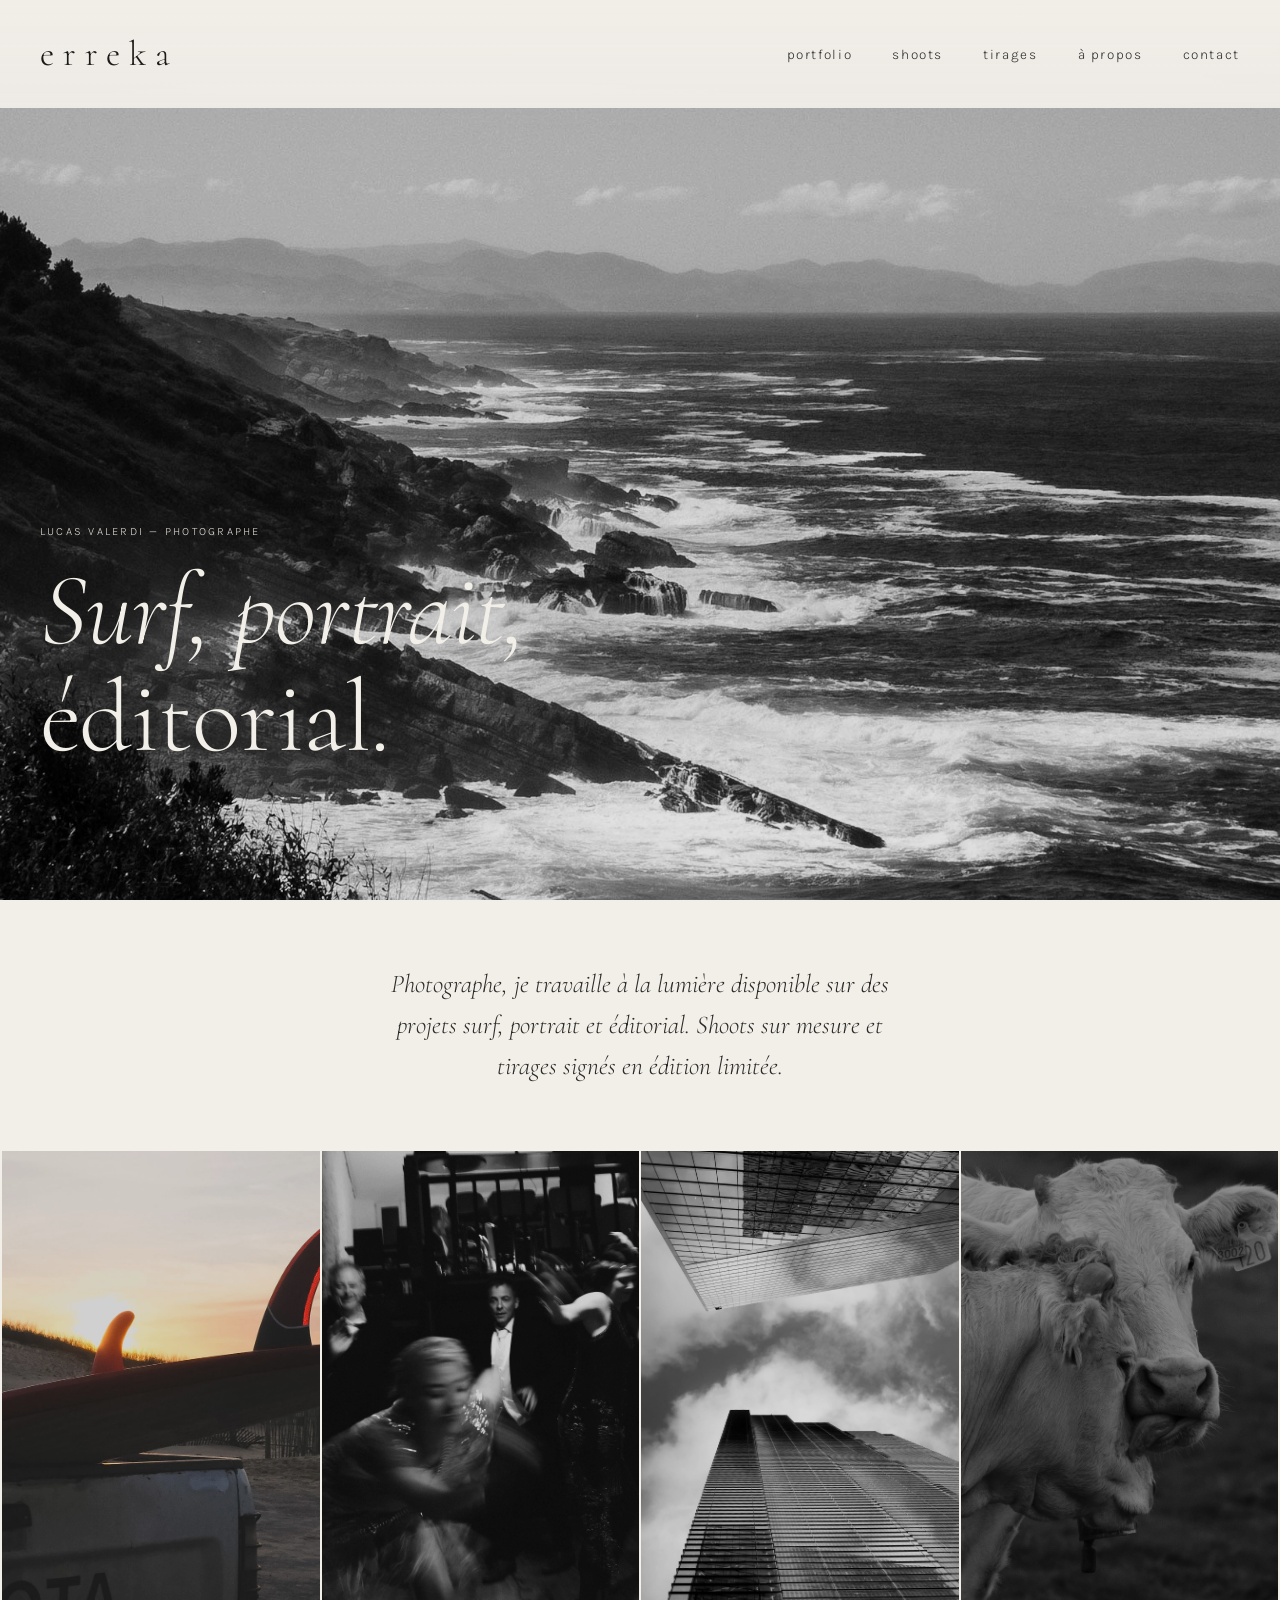
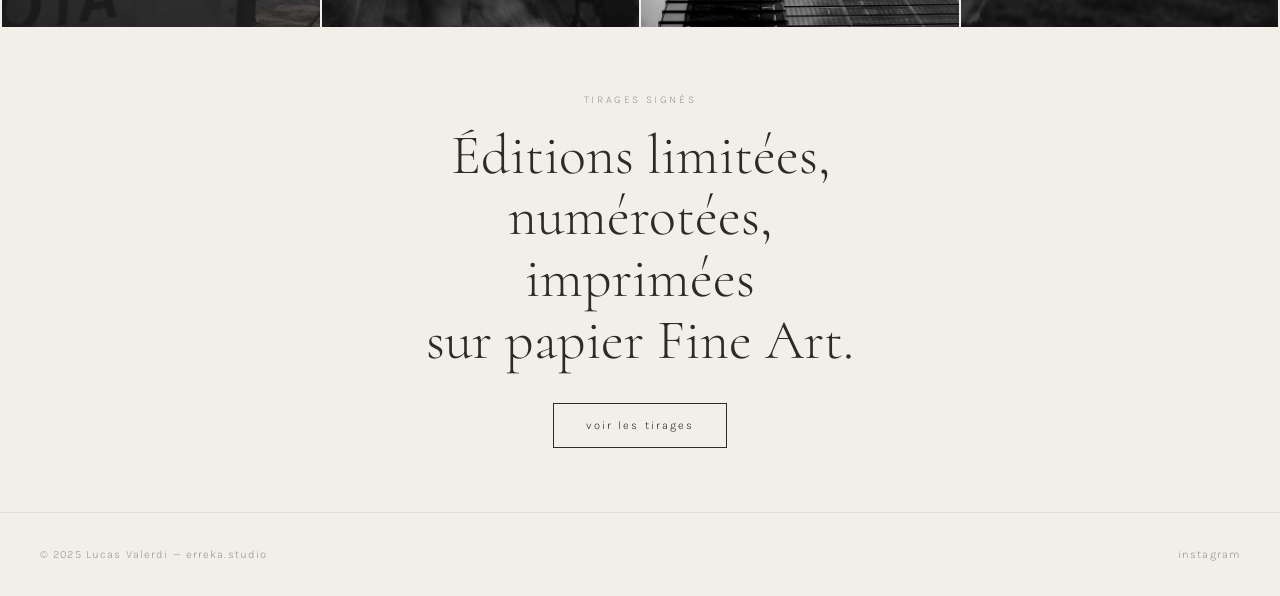
<file: index.html>
<!DOCTYPE html>
<html lang="fr">
<head>
  <meta charset="UTF-8" />
  <meta name="viewport" content="width=device-width, initial-scale=1.0" />
  <title>erreka — Lucas Valerdi</title>
  <meta name="description" content="Photographe. Surf, portrait, éditorial. Shoots sur mesure et tirages signés en édition limitée." />
  <link rel="preconnect" href="https://fonts.googleapis.com" />
  <link rel="preconnect" href="https://fonts.gstatic.com" crossorigin />
  <link href="https://fonts.googleapis.com/css2?family=Cormorant:ital,wght@0,300;0,400;1,300;1,400&family=Karla:wght@300;400&display=swap" rel="stylesheet" />
  <link rel="stylesheet" href="style.css" />
</head>
<body>

  <!-- NAV -->
  <nav>
    <a href="index.html" class="nav-logo">erreka</a>
    <button class="nav-toggle" aria-label="Menu" onclick="toggleMenu()">
      <span></span><span></span>
    </button>
    <ul class="nav-links" id="navLinks">
      <li><a href="portfolio.html">portfolio</a></li>
      <li><a href="shoots.html">shoots</a></li>
      <li><a href="tirages.html">tirages</a></li>
      <li><a href="about.html">à propos</a></li>
      <li><a href="contact.html">contact</a></li>
    </ul>
  </nav>

  <!-- HERO -->
  <section class="hero">
    <div class="hero-image-wrap">
      <img src="images/hero.jpg" alt="Côte atlantique" class="hero-img" />
    </div>
    <div class="hero-text">
      <p class="hero-eyebrow">Lucas Valerdi — Photographe</p>
      <h1><em>Surf, portrait,</em><br />éditorial.</h1>
    </div>
  </section>

  <!-- INTRO -->
  <section class="intro">
    <p>
      Photographe, je travaille à la lumière disponible
      sur des projets surf, portrait et éditorial.
      Shoots sur mesure et tirages signés en édition limitée.
    </p>
  </section>

  <!-- PORTFOLIO GRID PREVIEW -->
  <section class="grid-preview">
    <div class="grid-item">
      <a href="portfolio.html#surf">
        <img src="images/surf-1.jpg" alt="Photographie surf" />
        <span>surf</span>
      </a>
    </div>
    <div class="grid-item">
      <a href="portfolio.html#silhouette">
        <img src="images/silhouette-1.jpg" alt="Photographie silhouette" />
        <span>silhouette</span>
      </a>
    </div>
    <div class="grid-item">
      <a href="portfolio.html#paysage">
        <img src="images/paysage-1.jpg" alt="Photographie paysage" />
        <span>paysage</span>
      </a>
    </div>
    <div class="grid-item">
      <a href="portfolio.html#nature">
        <img src="images/nature-1.jpg" alt="Photographie nature et texture" />
        <span>nature & texture</span>
      </a>
    </div>
  </section>

  <!-- CTA TIRAGES -->
  <section class="cta-tirages">
    <div class="cta-inner">
      <p class="cta-label">tirages signés</p>
      <h2>Éditions limitées,<br />numérotées, imprimées<br />sur papier Fine Art.</h2>
      <a href="tirages.html" class="btn">voir les tirages</a>
    </div>
  </section>

  <!-- FOOTER -->
  <footer>
    <p>© 2025 Lucas Valerdi — erreka.studio</p>
    <a href="https://instagram.com/erreka_studio" target="_blank">instagram</a>
  </footer>

  <script src="script.js"></script>
</body>
</html>
</file>
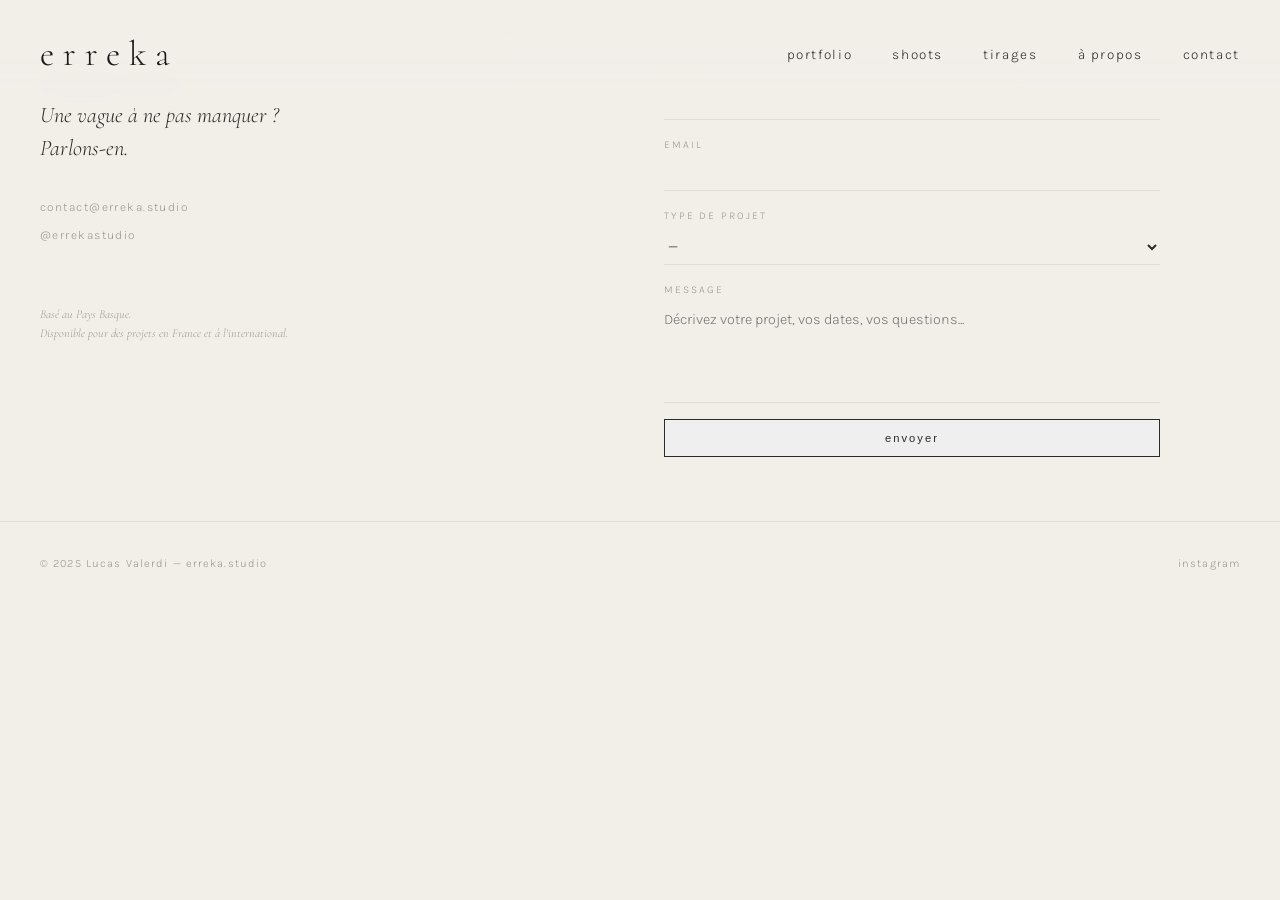
<file: contact.html>
<!DOCTYPE html>
<html lang="fr">
<head>
  <meta charset="UTF-8" />
  <meta name="viewport" content="width=device-width, initial-scale=1.0" />
  <title>Contact — erreka</title>
  <meta name="description" content="Contacter Lucas Valerdi — shoots, tirages, collaboration." />
  <link rel="preconnect" href="https://fonts.googleapis.com" />
  <link rel="preconnect" href="https://fonts.gstatic.com" crossorigin />
  <link href="https://fonts.googleapis.com/css2?family=Cormorant:ital,wght@0,300;0,400;1,300;1,400&family=Karla:wght@300;400&display=swap" rel="stylesheet" />
  <link rel="stylesheet" href="style.css" />
</head>
<body>

  <nav>
    <a href="index.html" class="nav-logo">erreka</a>
    <button class="nav-toggle" aria-label="Menu" onclick="toggleMenu()">
      <span></span><span></span>
    </button>
    <ul class="nav-links" id="navLinks">
      <li><a href="portfolio.html">portfolio</a></li>
      <li><a href="shoots.html">shoots</a></li>
      <li><a href="tirages.html">tirages</a></li>
      <li><a href="about.html">à propos</a></li>
      <li><a href="contact.html" class="active">contact</a></li>
    </ul>
  </nav>

  <div class="contact-wrap">

    <div class="contact-info">
      <p>
        Un projet en tête ?<br />
        Une vague à ne pas manquer ?<br />
        Parlons-en.
      </p>
      <a href="mailto:contact@erreka.studio">contact@erreka.studio</a>
      <a href="https://instagram.com/errekastudio" target="_blank">@errekastudio</a>
      <br />
      <p style="font-size: 0.75rem; color: var(--stone); margin-top: 1.5rem; line-height: 1.6;">
        Basé au Pays Basque.<br />
        Disponible pour des projets en France et à l'international.
      </p>
    </div>

    <form id="contact-form" onsubmit="handleSubmit(event)">

      <div class="field">
        <label for="name">nom</label>
        <input type="text" id="name" name="name" required autocomplete="name" />
      </div>

      <div class="field">
        <label for="email">email</label>
        <input type="email" id="email" name="email" required autocomplete="email" />
      </div>

      <div class="field">
        <label for="type">type de projet</label>
        <select id="type" name="type">
          <option value="">—</option>
          <option value="surf">shoot surf</option>
          <option value="portrait">shoot portrait</option>
          <option value="sport">shoot sport</option>
          <option value="pro">shoot pro / corporate</option>
          <option value="tirage">tirage signé</option>
          <option value="autre">autre</option>
        </select>
      </div>

      <div class="field">
        <label for="message">message</label>
        <textarea id="message" name="message" required placeholder="Décrivez votre projet, vos dates, vos questions..."></textarea>
      </div>

      <button type="submit" class="btn" id="submit-btn">envoyer</button>

      <p id="form-success" style="display:none; font-size: 0.8rem; color: var(--stone); margin-top: 1rem;">
        Message envoyé — je reviens vers vous rapidement.
      </p>
      <p id="form-error" style="display:none; font-size: 0.8rem; color: #c0392b; margin-top: 1rem;">
        Une erreur s'est produite. Écrivez-moi directement à contact@erreka.studio
      </p>

    </form>

  </div>

  <footer>
    <p>© 2025 Lucas Valerdi — erreka.studio</p>
    <a href="https://instagram.com/erreka_studio" target="_blank">instagram</a>
  </footer>

  <script src="script.js"></script>
</body>
</html>
</file>
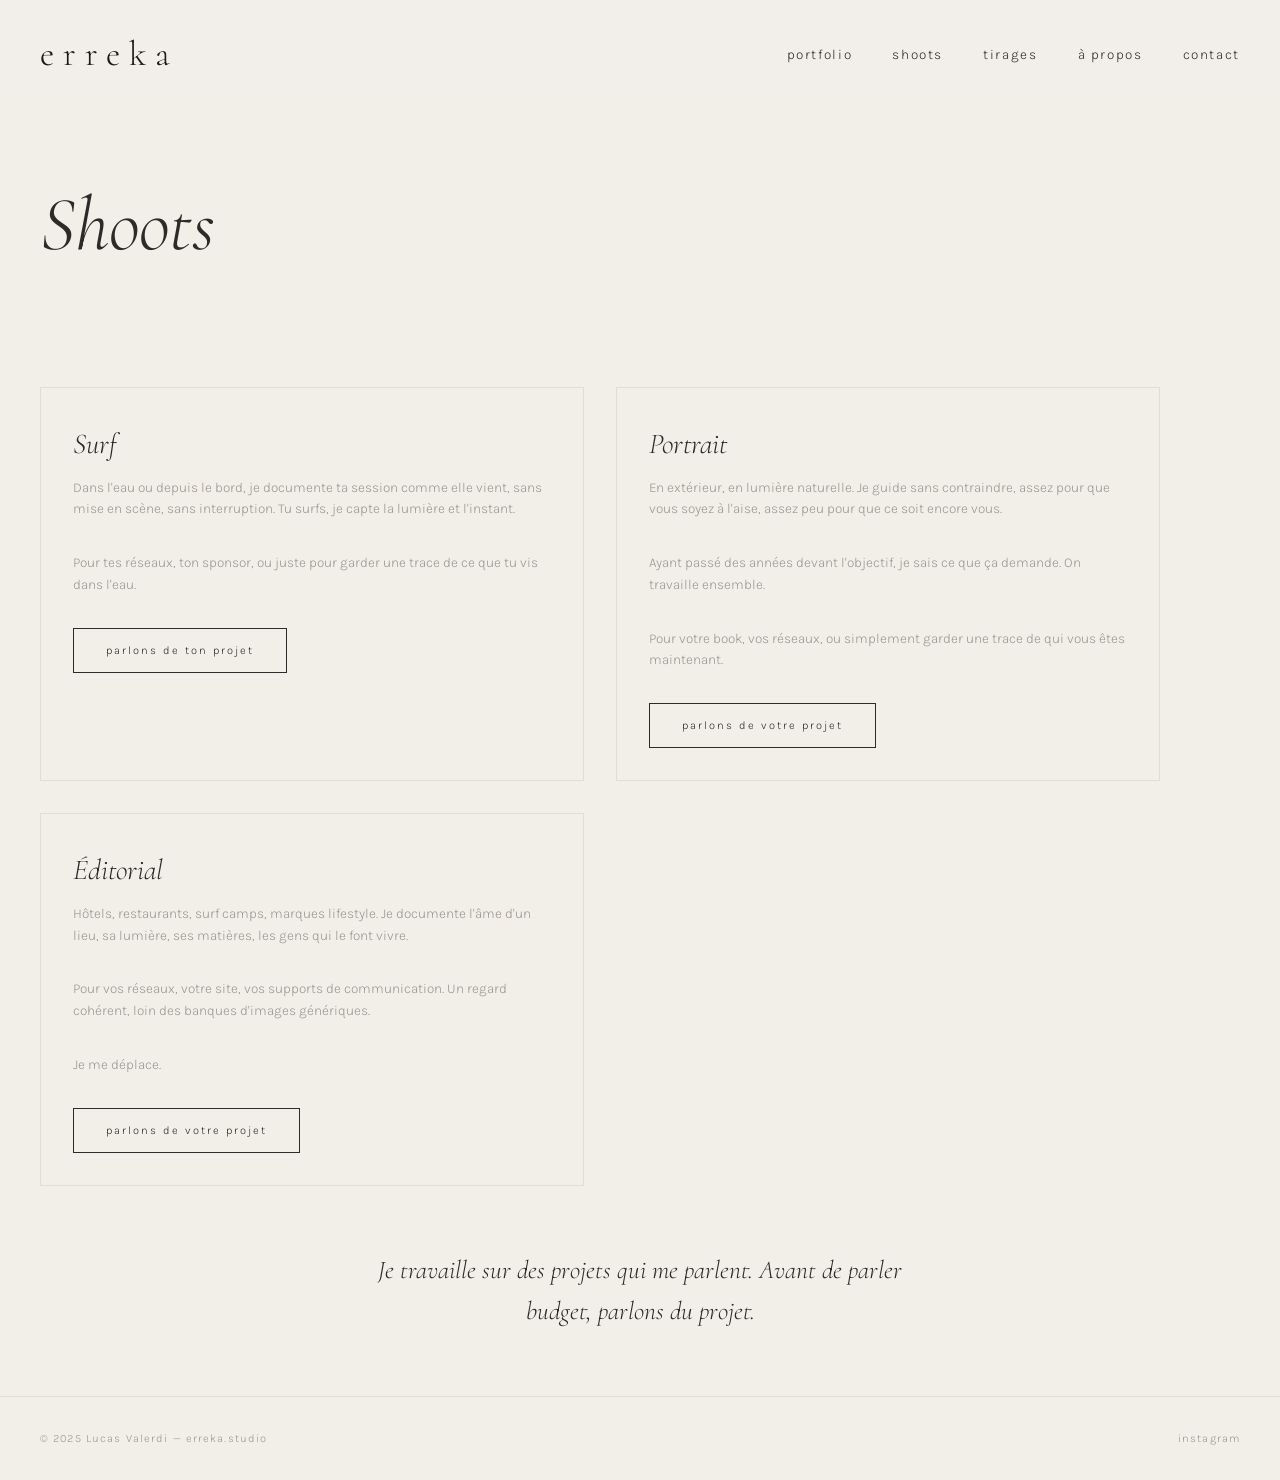
<file: shoots.html>
<!DOCTYPE html>
<html lang="fr">
<head>
  <meta charset="UTF-8" />
  <meta name="viewport" content="width=device-width, initial-scale=1.0" />
  <title>Shoots — erreka</title>
  <meta name="description" content="Réserver une session photo avec Lucas Valerdi. Surf, portrait, éditorial." />
  <link rel="preconnect" href="https://fonts.googleapis.com" />
  <link rel="preconnect" href="https://fonts.gstatic.com" crossorigin />
  <link href="https://fonts.googleapis.com/css2?family=Cormorant:ital,wght@0,300;0,400;1,300;1,400&family=Karla:wght@300;400&display=swap" rel="stylesheet" />
  <link rel="stylesheet" href="style.css" />
</head>
<body>
  <nav>
    <a href="index.html" class="nav-logo">erreka</a>
    <button class="nav-toggle" aria-label="Menu" onclick="toggleMenu()">
      <span></span><span></span>
    </button>
    <ul class="nav-links" id="navLinks">
      <li><a href="portfolio.html">portfolio</a></li>
      <li><a href="shoots.html" class="active">shoots</a></li>
      <li><a href="tirages.html">tirages</a></li>
      <li><a href="about.html">à propos</a></li>
      <li><a href="contact.html">contact</a></li>
    </ul>
  </nav>

  <div class="page-header">
    <h1>Shoots</h1>
  </div>

  <div class="shoots-grid">

    <div class="shoot-card">
      <h3>Surf</h3>
      <p>Dans l'eau ou depuis le bord, je documente ta session comme elle vient, sans mise en scène, sans interruption. Tu surfs, je capte la lumière et l'instant.</p>
      <p>Pour tes réseaux, ton sponsor, ou juste pour garder une trace de ce que tu vis dans l'eau.</p>
      <a href="contact.html?type=surf" class="btn">parlons de ton projet</a>
    </div>

    <div class="shoot-card">
      <h3>Portrait</h3>
      <p>En extérieur, en lumière naturelle. Je guide sans contraindre, assez pour que vous soyez à l'aise, assez peu pour que ce soit encore vous.</p>
      <p>Ayant passé des années devant l'objectif, je sais ce que ça demande. On travaille ensemble.</p>
      <p>Pour votre book, vos réseaux, ou simplement garder une trace de qui vous êtes maintenant.</p>
      <a href="contact.html?type=portrait" class="btn">parlons de votre projet</a>
    </div>

    <div class="shoot-card">
      <h3>Éditorial</h3>
      <p>Hôtels, restaurants, surf camps, marques lifestyle. Je documente l'âme d'un lieu, sa lumière, ses matières, les gens qui le font vivre.</p>
      <p>Pour vos réseaux, votre site, vos supports de communication. Un regard cohérent, loin des banques d'images génériques.</p>
      <p>Je me déplace.</p>
      <a href="contact.html?type=editorial" class="btn">parlons de votre projet</a>
    </div>

  </div>

  <section class="intro" style="margin-top: 0; padding-top: 0;">
    <p>Je travaille sur des projets qui me parlent. Avant de parler budget, parlons du projet.</p>
  </section>

  <footer>
    <p>© 2025 Lucas Valerdi — erreka.studio</p>
    <a href="https://instagram.com/erreka_studio" target="_blank">instagram</a>
  </footer>

  <script src="script.js"></script>
</body>
</html>
</file>
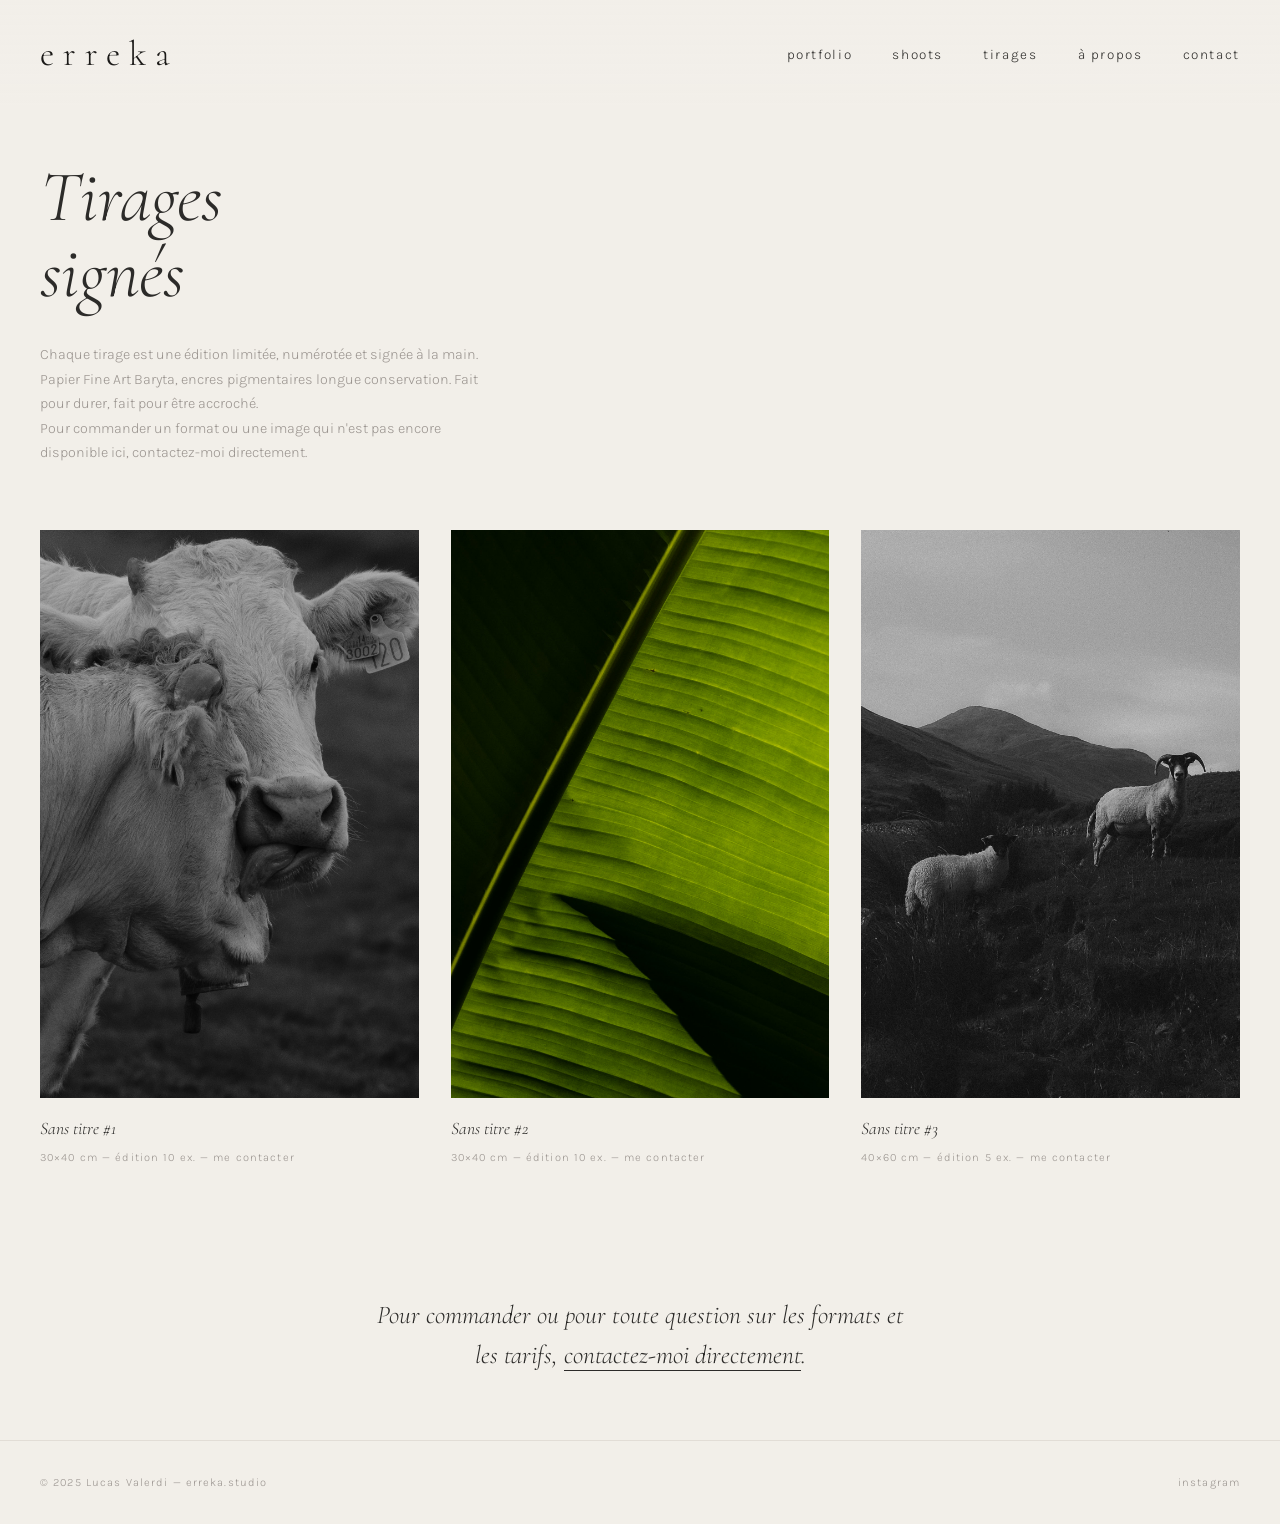
<file: tirages.html>
<!DOCTYPE html>
<html lang="fr">
<head>
  <meta charset="UTF-8" />
  <meta name="viewport" content="width=device-width, initial-scale=1.0" />
  <title>Tirages — erreka</title>
  <meta name="description" content="Tirages photo signés par Lucas Valerdi — éditions limitées, impression gérée à la main." />
  <link rel="preconnect" href="https://fonts.googleapis.com" />
  <link rel="preconnect" href="https://fonts.gstatic.com" crossorigin />
  <link href="https://fonts.googleapis.com/css2?family=Cormorant:ital,wght@0,300;0,400;1,300;1,400&family=Karla:wght@300;400&display=swap" rel="stylesheet" />
  <link rel="stylesheet" href="style.css" />
</head>
<body>

  <nav>
    <a href="index.html" class="nav-logo">erreka</a>
    <button class="nav-toggle" aria-label="Menu" onclick="toggleMenu()">
      <span></span><span></span>
    </button>
    <ul class="nav-links" id="navLinks">
      <li><a href="portfolio.html">portfolio</a></li>
      <li><a href="shoots.html">shoots</a></li>
      <li><a href="tirages.html" class="active">tirages</a></li>
      <li><a href="about.html">à propos</a></li>
      <li><a href="contact.html">contact</a></li>
    </ul>
  </nav>

  <div class="tirages-intro">
    <h1>Tirages<br /><em>signés</em></h1>
    <p>Chaque tirage est une édition limitée, numérotée et signée à la main.</p>

<p>Papier Fine Art Baryta, encres pigmentaires longue conservation. Fait pour durer, fait pour être accroché.</p>

<p>Pour commander un format ou une image qui n'est pas encore disponible ici, contactez-moi directement.</p>
  </div>

  <div class="tirages-grid" id="tirages-grid">

    <div class="tirage-card">
      <div class="tirage-card-img">
        <img src="images/tirage-1.jpg" alt="Tirage 1" loading="lazy" />
      </div>
      <h3>Sans titre #1</h3>
      <p class="tirage-meta">30×40 cm — édition 10 ex. — me contacter</p>
    </div>

    <div class="tirage-card">
      <div class="tirage-card-img">
        <img src="images/tirage-2.jpg" alt="Tirage 2" loading="lazy" />
      </div>
      <h3>Sans titre #2</h3>
      <p class="tirage-meta">30×40 cm — édition 10 ex. — me contacter</p>
    </div>

    <div class="tirage-card">
      <div class="tirage-card-img">
        <img src="images/tirage-3.jpg" alt="Tirage 3" loading="lazy" />
      </div>
      <h3>Sans titre #3</h3>
      <p class="tirage-meta">40×60 cm — édition 5 ex. — me contacter</p>
    </div>

  </div>

  <section class="intro" style="margin-top: 0;">
    <p>Pour commander ou pour toute question sur les formats et les tarifs, <a href="contact.html" style="border-bottom: 1px solid var(--charcoal);">contactez-moi directement</a>.</p>
  </section>

  <footer>
    <p>© 2025 Lucas Valerdi — erreka.studio</p>
    <a href="https://instagram.com/erreka_studio" target="_blank">instagram</a>
  </footer>

  <script src="script.js"></script>
</body>
</html>
</file>
<file: style.css>
/* =====================
   TOKENS
   ===================== */
:root {
  --cream:    #F2EFE9;
  --fog:      #E2DDD6;
  --stone:    #9B9590;
  --charcoal: #2C2B29;
  --ink:      #1A1917;

  --ff-display: 'Cormorant', Georgia, serif;
  --ff-body:    'Karla', system-ui, sans-serif;

  --spacing-xs: 0.5rem;
  --spacing-s:  1rem;
  --spacing-m:  2rem;
  --spacing-l:  4rem;
  --spacing-xl: 8rem;

  --max-w: 1200px;
  --transition: 0.3s ease;
}

/* =====================
   RESET
   ===================== */
*, *::before, *::after { box-sizing: border-box; margin: 0; padding: 0; }

html { scroll-behavior: smooth; }

body {
  background: var(--cream);
  color: var(--charcoal);
  font-family: var(--ff-body);
  font-weight: 300;
  font-size: 1rem;
  line-height: 1.7;
  -webkit-font-smoothing: antialiased;
}

img { display: block; width: 100%; height: 100%; object-fit: cover; }
a { color: inherit; text-decoration: none; }
ul { list-style: none; }

/* =====================
   NAV
   ===================== */
nav {
  position: fixed;
  top: 0; left: 0; right: 0;
  z-index: 1000;
  display: flex;
  align-items: center;
  justify-content: space-between;
  padding: 1.5rem 2.5rem;
  background: rgba(242,239,233,0.95);
  backdrop-filter: blur(8px);
  -webkit-backdrop-filter: blur(8px);
}

nav::before {
  content: '';
  position: absolute;
  inset: 0;
  background: linear-gradient(to bottom, rgba(242,239,233,0.85) 0%, transparent 100%);
  z-index: -1;
}

.nav-logo {
  font-family: var(--ff-display);
  font-size: 2.2rem;
  font-weight: 300;
  letter-spacing: 0.25em;
  color: var(--ink);
}

.nav-links {
  display: flex;
  gap: 2.5rem;
}

.nav-links a {
  font-size: 0.85rem;
  letter-spacing: 0.12em;
  text-transform: lowercase;
  color: var(--charcoal);
  transition: color var(--transition);
}

.nav-links a:hover { color: var(--stone); }

.nav-toggle {
  display: none;
  flex-direction: column;
  gap: 5px;
  background: none;
  border: none;
  cursor: pointer;
  padding: 4px;
}

.nav-toggle span {
  display: block;
  width: 22px;
  height: 1px;
  background: var(--ink);
  transition: transform 0.35s ease, opacity 0.35s ease;
}

/* Hamburger → croix fine */
.nav-toggle.is-open span:nth-child(1) {
  transform: translateY(3px) rotate(45deg);
}

.nav-toggle.is-open span:nth-child(2) {
  transform: translateY(-3px) rotate(-45deg);
}

/* =====================
   HERO
   ===================== */
.hero {
  position: relative;
  height: 100svh;
  min-height: 600px;
  overflow: hidden;
}

.hero-image-wrap {
  position: absolute;
  inset: 0;
}

.hero-img {
  width: 100%;
  height: 100%;
  object-fit: cover;
  object-position: center;
  filter: brightness(0.88);
}

.hero-text {
  position: absolute;
  bottom: var(--spacing-xl);
  left: 2.5rem;
}

.hero-eyebrow {
  font-family: var(--ff-body);
  font-size: 0.7rem;
  letter-spacing: 0.2em;
  text-transform: uppercase;
  color: var(--fog);
  margin-bottom: var(--spacing-s);
}

.hero h1 {
  font-family: var(--ff-display);
  font-size: clamp(3rem, 8vw, 7rem);
  font-weight: 300;
  line-height: 1.05;
  color: var(--cream);
  letter-spacing: -0.01em;
}

.hero h1 em {
  font-style: italic;
  font-weight: 300;
}

.hero-scroll {
  position: absolute;
  bottom: 2rem;
  right: 2.5rem;
  font-size: 0.7rem;
  letter-spacing: 0.15em;
  color: var(--fog);
  writing-mode: vertical-rl;
  text-orientation: mixed;
  transform: rotate(180deg);
  transition: color var(--transition);
}

.hero-scroll:hover { color: var(--cream); }

/* =====================
   INTRO
   ===================== */
.intro {
  max-width: 620px;
  margin: calc(var(--spacing-xl) * 1.4) auto;
  padding: 0 2.5rem;
  text-align: center;
}

.intro p {
  font-family: var(--ff-display);
  font-size: clamp(1.2rem, 2.5vw, 1.6rem);
  font-weight: 300;
  font-style: italic;
  line-height: 1.6;
  color: var(--charcoal);
}

/* =====================
   GRID PREVIEW
   ===================== */
.grid-preview {
  display: grid;
  grid-template-columns: repeat(4, 1fr);
  gap: 2px;
  padding: 0 2px;
}

.grid-item {
  position: relative;
  aspect-ratio: 2/3;
  overflow: hidden;
}

.grid-item a {
  display: block;
  width: 100%;
  height: 100%;
}

.grid-item img {
  transition: transform 0.6s ease, filter 0.6s ease;
  filter: brightness(0.85);
}

.grid-item:hover img {
  transform: scale(1.04);
  filter: brightness(0.7);
}

.grid-item span {
  position: absolute;
  bottom: 1.2rem;
  left: 1.2rem;
  font-size: 0.7rem;
  letter-spacing: 0.18em;
  text-transform: lowercase;
  color: var(--cream);
  opacity: 0;
  transform: translateY(4px);
  transition: opacity 0.3s ease, transform 0.3s ease;
}

.grid-item:hover span {
  opacity: 1;
  transform: translateY(0);
}

/* =====================
   CTA TIRAGES
   ===================== */
.cta-tirages {
  margin: calc(var(--spacing-xl) * 1.4) 0;
  padding: 0 2.5rem;
  display: flex;
  justify-content: center;
}

.cta-inner {
  text-align: center;
  max-width: 500px;
}

.cta-label {
  font-size: 0.65rem;
  letter-spacing: 0.25em;
  text-transform: uppercase;
  color: var(--stone);
  margin-bottom: var(--spacing-s);
}

.cta-inner h2 {
  font-family: var(--ff-display);
  font-size: clamp(2rem, 5vw, 3.5rem);
  font-weight: 300;
  line-height: 1.1;
  margin-bottom: var(--spacing-m);
}

.btn {
  display: inline-block;
  padding: 0.75rem 2rem;
  border: 1px solid var(--charcoal);
  font-size: 0.7rem;
  letter-spacing: 0.18em;
  text-transform: lowercase;
  color: var(--charcoal);
  transition: background var(--transition), color var(--transition);
}

.btn:hover {
  background: var(--charcoal);
  color: var(--cream);
}

/* =====================
   FOOTER
   ===================== */
footer {
  border-top: 1px solid var(--fog);
  padding: var(--spacing-m) 2.5rem;
  display: flex;
  justify-content: space-between;
  align-items: center;
}

footer p, footer a {
  font-size: 0.7rem;
  letter-spacing: 0.1em;
  color: var(--stone);
}

footer a:hover { color: var(--charcoal); }

/* =====================
   PORTFOLIO PAGE
   ===================== */
.page-header {
  padding: calc(var(--spacing-xl) + 2rem) 2.5rem var(--spacing-m);
}

.page-header h1 {
  font-family: var(--ff-display);
  font-size: clamp(2.5rem, 6vw, 5rem);
  font-weight: 300;
  font-style: italic;
}

.portfolio-nav {
  display: flex;
  gap: 2rem;
  padding: 4rem 2.5rem var(--spacing-l);
  border-bottom: 1px solid var(--fog);
  flex-wrap: wrap;
}

.portfolio-nav a {
  font-size: 0.7rem;
  letter-spacing: 0.15em;
  text-transform: lowercase;
  color: var(--stone);
  transition: color var(--transition);
  padding-bottom: 2px;
  border-bottom: 1px solid transparent;
}

.portfolio-nav a:hover,
.portfolio-nav a.active {
  color: var(--charcoal);
  border-bottom-color: var(--charcoal);
}

.portfolio-section {
  padding: var(--spacing-l) 2.5rem;
}

.portfolio-section h2 {
  font-family: var(--ff-display);
  font-size: 0.7rem;
  letter-spacing: 0.25em;
  text-transform: uppercase;
  color: var(--stone);
  margin-bottom: var(--spacing-m);
}

.masonry {
  columns: 3;
  column-gap: 3px;
}

.masonry-item {
  break-inside: avoid;
  margin-bottom: 3px;
  overflow: hidden;
}

.masonry-item img {
  height: auto;
  transition: transform 0.5s ease;
}

.masonry-item:hover img { transform: scale(1.02); }

/* =====================
   SHOOTS PAGE
   ===================== */
.shoots-grid {
  display: grid;
  grid-template-columns: repeat(2, 1fr);
  gap: var(--spacing-m);
  padding: var(--spacing-l) 2.5rem;
  max-width: var(--max-w);
}

.shoot-card {
  padding: var(--spacing-m);
  border: 1px solid var(--fog);
}

.shoot-card h3 {
  font-family: var(--ff-display);
  font-size: 1.8rem;
  font-weight: 300;
  font-style: italic;
  margin-bottom: var(--spacing-xs);
}

.shoot-card p {
  font-size: 0.85rem;
  color: var(--stone);
  line-height: 1.6;
  margin-bottom: var(--spacing-m);
}

.shoot-card .price {
  font-size: 0.7rem;
  letter-spacing: 0.15em;
  color: var(--charcoal);
  margin-bottom: var(--spacing-s);
}

/* =====================
   CONTACT / FORM
   ===================== */
.contact-wrap {
  display: grid;
  grid-template-columns: 1fr 1fr;
  gap: var(--spacing-xl);
  padding: var(--spacing-l) 2.5rem;
  max-width: var(--max-w);
}

.contact-info p {
  font-family: var(--ff-display);
  font-size: 1.4rem;
  font-weight: 300;
  font-style: italic;
  line-height: 1.5;
  margin-bottom: var(--spacing-m);
}

.contact-info a {
  font-size: 0.75rem;
  letter-spacing: 0.12em;
  color: var(--stone);
  display: block;
  margin-bottom: var(--spacing-xs);
  transition: color var(--transition);
}

.contact-info a:hover { color: var(--charcoal); }

form { display: flex; flex-direction: column; gap: var(--spacing-s); }

form label {
  font-size: 0.65rem;
  letter-spacing: 0.2em;
  text-transform: uppercase;
  color: var(--stone);
  display: block;
  margin-bottom: 4px;
}

form input,
form select,
form textarea {
  width: 100%;
  background: transparent;
  border: none;
  border-bottom: 1px solid var(--fog);
  padding: 0.5rem 0;
  font-family: var(--ff-body);
  font-size: 0.9rem;
  font-weight: 300;
  color: var(--charcoal);
  outline: none;
  transition: border-color var(--transition);
}

form input:focus,
form select:focus,
form textarea:focus {
  border-bottom-color: var(--charcoal);
}

form textarea { resize: none; height: 100px; }

form .field { display: flex; flex-direction: column; }

/* =====================
   ABOUT PAGE
   ===================== */
.about-wrap {
  display: grid;
  grid-template-columns: 1fr 1fr;
  gap: var(--spacing-xl);
  padding: var(--spacing-l) 2.5rem;
  max-width: var(--max-w);
  align-items: start;
}

.about-img-wrap {
  aspect-ratio: 3/4;
  overflow: hidden;
}

.about-text h2 {
  font-family: var(--ff-display);
  font-size: clamp(2rem, 4vw, 3rem);
  font-weight: 300;
  line-height: 1.1;
  margin-bottom: var(--spacing-m);
}

.about-text p {
  font-size: 0.9rem;
  line-height: 1.8;
  color: var(--charcoal);
  margin-bottom: var(--spacing-m);
}

/* =====================
   TIRAGES PAGE
   ===================== */
.tirages-intro {
  max-width: 540px;
  padding: calc(var(--spacing-xl) + 2rem) 2.5rem var(--spacing-l);
}

.tirages-intro h1 {
  font-family: var(--ff-display);
  font-size: clamp(2.5rem, 6vw, 4.5rem);
  font-weight: 300;
  font-style: italic;
  line-height: 1.05;
  margin-bottom: var(--spacing-m);
}

.tirages-intro p {
  font-size: 0.9rem;
  color: var(--stone);
  line-height: 1.7;
}

.tirages-grid {
  display: grid;
  grid-template-columns: repeat(3, 1fr);
  gap: var(--spacing-m);
  padding: 0 2.5rem var(--spacing-xl);
}

.tirage-card { cursor: pointer; }

.tirage-card-img {
  aspect-ratio: 2/3;
  overflow: hidden;
  margin-bottom: var(--spacing-s);
}

.tirage-card-img img {
  transition: transform 0.6s ease;
}

.tirage-card:hover .tirage-card-img img {
  transform: scale(1.03);
}

.tirage-card h3 {
  font-family: var(--ff-display);
  font-size: 1.1rem;
  font-weight: 300;
  font-style: italic;
  margin-bottom: 4px;
}

.tirage-card .tirage-meta {
  font-size: 0.7rem;
  letter-spacing: 0.1em;
  color: var(--stone);
}

/* =====================
   LIGHTBOX
   ===================== */
.lightbox {
  display: none;
  position: fixed;
  inset: 0;
  background: rgba(26,25,23,0.95);
  z-index: 200;
  align-items: center;
  justify-content: center;
}

.lightbox.open { display: flex; }

.lightbox img {
  max-width: 90vw;
  max-height: 90vh;
  width: auto;
  height: auto;
  object-fit: contain;
}

.lightbox-close {
  position: absolute;
  top: 1.5rem;
  right: 2rem;
  background: none;
  border: none;
  color: var(--fog);
  font-size: 1.5rem;
  cursor: pointer;
  font-family: var(--ff-body);
  letter-spacing: 0.1em;
}

/* =====================
   DESKTOP — ESPACEMENT RÉDUIT
   ===================== */
@media (min-width: 769px) {
  .intro {
    margin-top: 4rem;
    margin-bottom: 4rem;
  }
  .cta-tirages {
    margin-top: 4rem;
    margin-bottom: 4rem;
  }
  .grid-preview {
    margin-bottom: 0;
  }
}

/* =====================
   RESPONSIVE — TABLET
   ===================== */
@media (max-width: 1024px) {
  .grid-preview { grid-template-columns: repeat(2, 1fr); }

  .shoots-grid {
    grid-template-columns: 1fr;
    max-width: 640px;
  }

  .tirages-grid { grid-template-columns: repeat(2, 1fr); }

  .about-wrap {
    grid-template-columns: 1fr;
    max-width: 640px;
    gap: var(--spacing-l);
  }

  .about-img-wrap { aspect-ratio: 4/3; }

  .contact-wrap { grid-template-columns: 1fr; }

  .masonry { columns: 2; }
}

/* =====================
   RESPONSIVE — MOBILE
   ===================== */
@media (max-width: 768px) {

  /* Nav */
  nav { padding: 1.2rem 1.5rem; }

  .nav-links {
    position: fixed;
    inset: 0;
    height: 100vh;
    display: flex;
    flex-direction: column;
    align-items: center;
    justify-content: center;
    gap: 3rem;
    background: #F2EFE9;
    z-index: 999;
    overflow: visible;
    opacity: 0;
    visibility: hidden;
    pointer-events: none;
    transition: opacity 0.4s ease, visibility 0.4s ease;
  }

  .nav-links.open {
    opacity: 1;
    visibility: visible;
    pointer-events: auto;
  }

  .nav-links a {
    font-family: var(--ff-display);
    font-size: 2.5rem;
    font-style: italic;
    font-weight: 300;
    letter-spacing: 0.05em;
    color: var(--charcoal);
  }

  .nav-toggle {
    display: flex;
    position: relative;
    z-index: 1001;
  }

  /* Hero */
  .hero-text { left: 1.5rem; bottom: 5rem; }
  .hero h1 { font-size: clamp(2.2rem, 10vw, 3.5rem); }

  /* Grid preview — labels toujours visibles sur touch */
  .grid-preview {
    grid-template-columns: repeat(2, 1fr);
    gap: 2px;
    padding: 0 2px;
  }

  .grid-item span {
    opacity: 1;
    transform: translateY(0);
  }

  /* Intro */
  .intro { padding: 0 1.5rem; margin: var(--spacing-l) auto; }

  /* CTA */
  .cta-tirages { padding: 0 1.5rem; }

  /* Footer */
  footer {
    padding: var(--spacing-m) 1.5rem;
    flex-direction: column;
    gap: var(--spacing-xs);
    text-align: center;
  }

  /* Portfolio */
  .portfolio-section { padding: var(--spacing-m) 1.5rem; }
  .masonry { columns: 1; }

  /* Shoots */
  .shoots-grid {
    grid-template-columns: 1fr;
    padding: var(--spacing-m) 1.5rem;
  }

  .shoot-card { padding: var(--spacing-s); }

  /* About — padding-top pour la nav fixe */
  .about-wrap {
    grid-template-columns: 1fr;
    padding: calc(80px + var(--spacing-m)) 1.5rem var(--spacing-l);
    gap: var(--spacing-m);
  }

  .about-img-wrap { aspect-ratio: 4/3; }

  /* Tirages */
  .tirages-intro {
    padding: calc(80px + var(--spacing-s)) 1.5rem var(--spacing-m);
  }

  .tirages-grid {
    grid-template-columns: 1fr;
    padding: 0 1.5rem var(--spacing-l);
    gap: var(--spacing-l);
  }

  /* Contact */
  .contact-wrap {
    grid-template-columns: 1fr;
    padding: calc(80px + var(--spacing-s)) 1.5rem var(--spacing-l);
    gap: var(--spacing-l);
  }

  /* Page header (shoots) */
  .page-header {
    padding: calc(80px + var(--spacing-s)) 1.5rem var(--spacing-s);
  }

  /* Lightbox */
  .lightbox img {
    max-width: 96vw;
    max-height: 80vh;
  }

  .lightbox-close {
    top: 1rem;
    right: 1rem;
    font-size: 0.85rem;
  }
}

/* =====================
   RESPONSIVE — PETIT MOBILE
   ===================== */
@media (max-width: 480px) {
  .grid-preview { grid-template-columns: repeat(2, 1fr); }

  .hero h1 { font-size: clamp(2rem, 11vw, 3rem); }

  .intro p { font-size: 1.1rem; }

  .masonry { columns: 1; }
}
</file>
